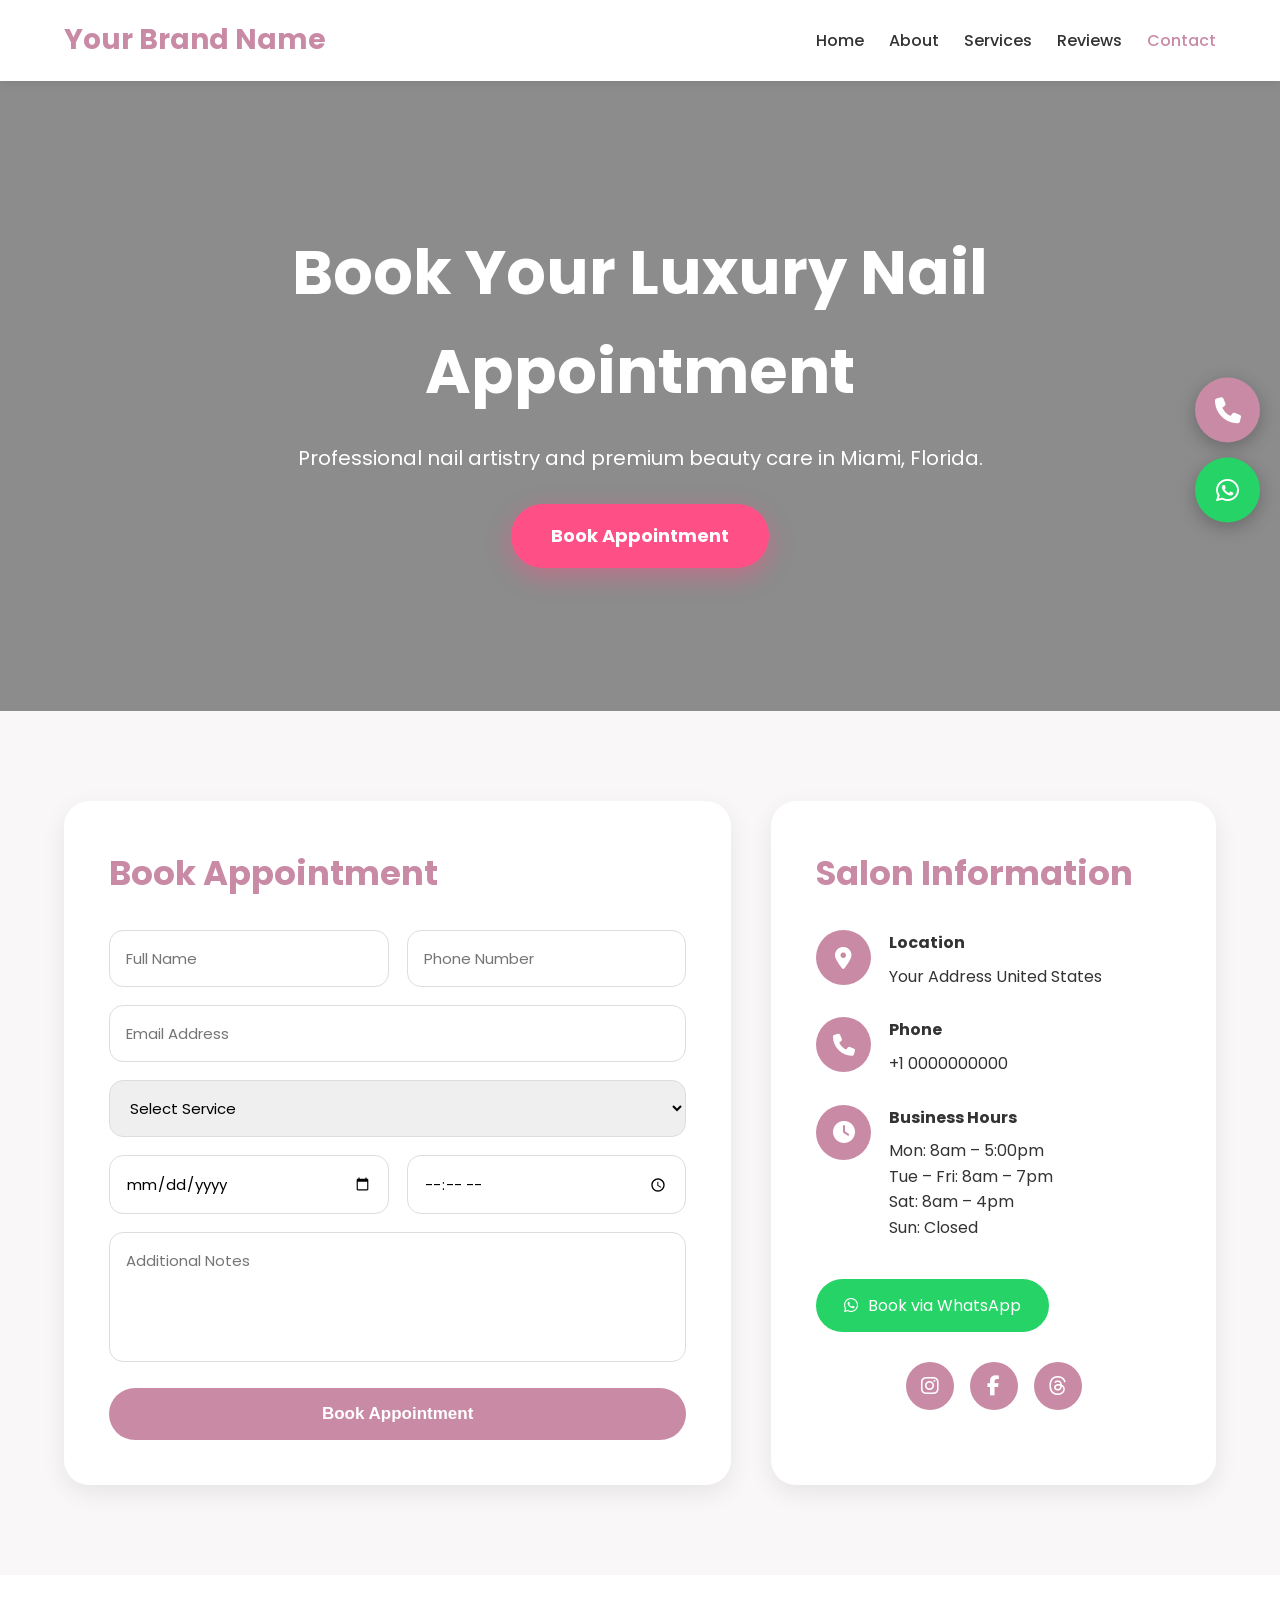
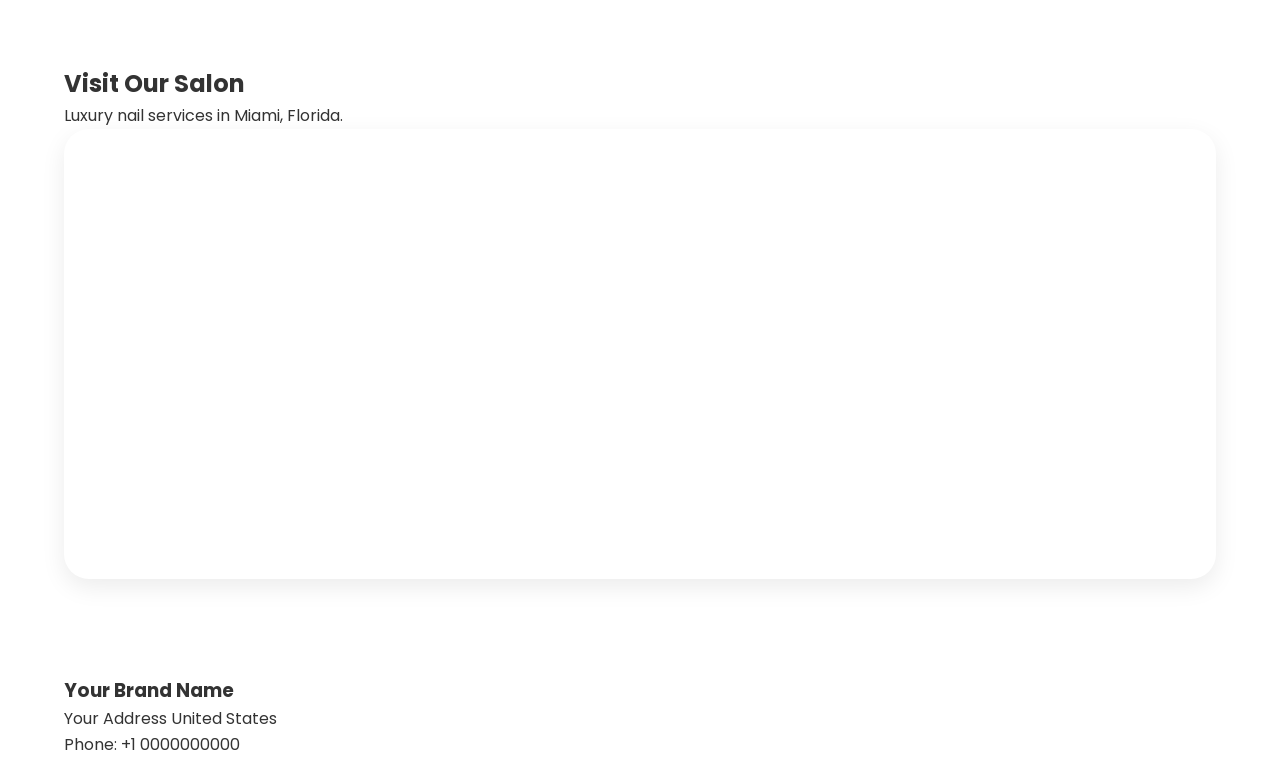
<file: contact.html>
<!DOCTYPE html>
<html lang="en">

<head>

<meta charset="UTF-8">
<meta name="viewport" content="width=device-width, initial-scale=1.0">

<title>Contact | Your Brand Name</title>

<link rel="stylesheet" href="style.css">

<link rel="stylesheet"
href="https://cdnjs.cloudflare.com/ajax/libs/font-awesome/6.5.2/css/all.min.css">

<link rel="preconnect"
href="https://fonts.googleapis.com">

<link rel="preconnect"
href="https://fonts.gstatic.com"
crossorigin>

</head>

<body>

<!-- HEADER -->

<header>

<div class="container navbar">

<div class="logo">
Your Brand Name
</div>

<nav>

<ul>

<li><a href="index.html">Home</a></li>

<li><a href="about.html">About</a></li>

<li><a href="services.html">Services</a></li>

<li><a href="reviews.html">Reviews</a></li>

<li><a class="active"
href="contact.html">
Contact
</a></li>

</ul>

</nav>

</div>

</header>



<!-- HERO SECTION -->

<section class="contact-hero">

<div class="contact-overlay">

<h1>
Book Your Luxury Nail Appointment
</h1>

<p>
Professional nail artistry and premium beauty care in Miami, Florida.
</p>

<a href="#booking-form"
class="highlight-btn">

Book Appointment

</a>

</div>

</section>



<!-- CONTACT SECTION -->

<section class="contact-section">

<div class="container contact-wrapper">



<!-- FORM -->

<div class="contact-form-box"
id="booking-form">

<h2>
Book Appointment
</h2>

<form action="#">

<div class="input-group">

<input type="text"
placeholder="Full Name"
required>

<input type="tel"
placeholder="Phone Number"
required>

</div>

<input type="email"
placeholder="Email Address"
required>

<select required>

<option value="">
Select Service
</option>

<option>
Gel Manicure
</option>

<option>
Acrylic Nails
</option>

<option>
Nail Art
</option>

<option>
Pedicure Spa
</option>

<option>
French Tips
</option>

<option>
Luxury Nail Care
</option>

</select>

<div class="input-group">

<input type="date" required>

<input type="time" required>

</div>

<textarea
placeholder="Additional Notes">
</textarea>

<button type="submit"
class="contact-submit">

Book Appointment

</button>

</form>

</div>



<!-- INFO -->

<div class="contact-info-box">

<h2>
Salon Information
</h2>

<div class="info-item">

<i class="fa-solid fa-location-dot"></i>

<div>

<h4>
Location
</h4>

<p>
Your Address
United States
</p>

</div>

</div>



<div class="info-item">

<i class="fa-solid fa-phone"></i>

<div>

<h4>
Phone
</h4>

<p>
+1 0000000000
</p>

</div>

</div>



<div class="info-item">

<i class="fa-solid fa-clock"></i>

<div>

<h4>
Business Hours
</h4>

<p>
Mon: 8am – 5:00pm<br>
Tue – Fri: 8am – 7pm<br>
Sat: 8am – 4pm<br>
Sun: Closed
</p>

</div>

</div>



<a class="whatsapp-book-btn"
target="_blank"
href="https://wa.me">

<i class="fa-brands fa-whatsapp"></i>
Book via WhatsApp

</a>



<!-- SOCIAL ICONS -->

<div class="social-icons">

<a target="_blank"
href="https://www.instagram.com">

<i class="fa-brands fa-instagram"></i>

</a>

<a target="_blank"
href="https://www.facebook.com">

<i class="fa-brands fa-facebook-f"></i>

</a>

<a target="_blank"
href="https://www.threads.com">

<i class="fa-brands fa-threads"></i>

</a>

</div>

</div>

</div>

</section>



<!-- GOOGLE MAP -->

<section class="map-section">

<div class="container">

<div class="section-title">

<h2>
Visit Our Salon
</h2>

<p>
Luxury nail services in Miami, Florida.
</p>

</div>

<iframe
src="https://www.google.com/maps?q=000&output=embed"
allowfullscreen=""
loading="lazy">

</iframe>

</div>

</section>



<!-- FOOTER -->

<footer>

<div class="container">

<h3>
Your Brand Name
</h3>

<p>
Your Address
United States
</p>

<p>
Phone: +1 0000000000
</p>

</div>

</footer>



<!-- DESKTOP STICKY BUTTONS -->

<div class="float-buttons">

<a class="call-btn"
href="tel:+10000000000">

<i class="fa-solid fa-phone"></i>

</a>

<a class="whatsapp-btn"
target="_blank"
href="https://wa.me">

<i class="fa-brands fa-whatsapp"></i>

</a>

</div>



<!-- MOBILE STICKY BAR -->

<div class="mobile-bottom-bar">

<a class="mobile-call"
href="tel:+10000000000">

<i class="fa-solid fa-phone"></i>
Call Now

</a>

<a class="mobile-whatsapp"
target="_blank"
href="https://wa.me">

<i class="fa-brands fa-whatsapp"></i>
WhatsApp

</a>

</div>

<script src="script.js"></script>

</body>
</html>
</file>
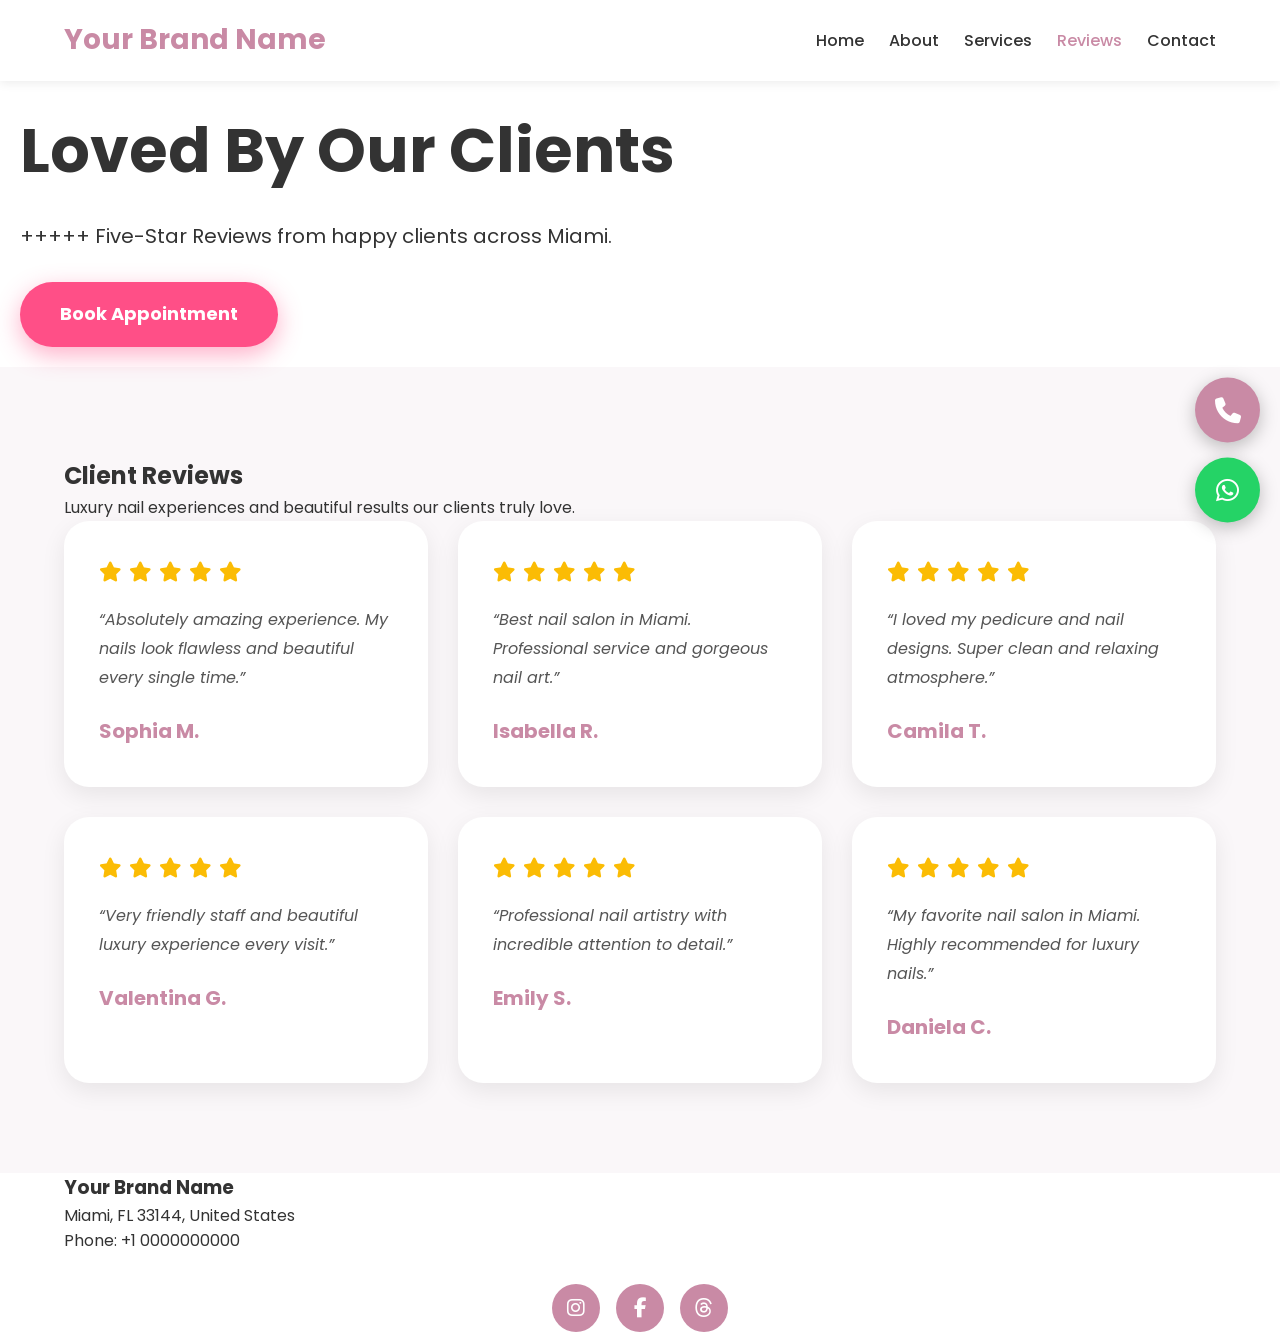
<file: reviews.html>
<!DOCTYPE html>
<html lang="en">

<head>

<meta charset="UTF-8">
<meta name="viewport" content="width=device-width, initial-scale=1.0">

<title>Reviews | Your Brand Name</title>

<link rel="stylesheet" href="style.css">

<link rel="stylesheet"
href="https://cdnjs.cloudflare.com/ajax/libs/font-awesome/6.5.2/css/all.min.css">

</head>

<body>

<header>

<div class="container navbar">

<div class="logo">
Your Brand Name
</div>

<nav>

<ul>

<li><a href="index.html">Home</a></li>

<li><a href="about.html">About</a></li>

<li><a href="services.html">Services</a></li>

<li><a class="active"
href="reviews.html">
Reviews
</a></li>

<li><a href="contact.html">Contact</a></li>

</ul>

</nav>

</div>

</header>



<!-- HERO -->

<section class="reviews-hero">

<div class="reviews-overlay">

<h1>
Loved By Our Clients
</h1>

<p>
+++++ Five-Star Reviews from happy clients across Miami.
</p>

<a href="contact.html"
class="highlight-btn">

Book Appointment

</a>

</div>

</section>



<!-- REVIEWS -->

<section class="reviews-section">

<div class="container">

<div class="section-title">

<h2>
Client Reviews
</h2>

<p>
Luxury nail experiences and beautiful results our clients truly love.
</p>

</div>



<div class="reviews-grid">



<div class="review-card">

<div class="review-stars">

<i class="fa-solid fa-star"></i>
<i class="fa-solid fa-star"></i>
<i class="fa-solid fa-star"></i>
<i class="fa-solid fa-star"></i>
<i class="fa-solid fa-star"></i>

</div>

<p>
“Absolutely amazing experience. My nails look flawless and beautiful every single time.”
</p>

<h4>
Sophia M.
</h4>

</div>



<div class="review-card">

<div class="review-stars">

<i class="fa-solid fa-star"></i>
<i class="fa-solid fa-star"></i>
<i class="fa-solid fa-star"></i>
<i class="fa-solid fa-star"></i>
<i class="fa-solid fa-star"></i>

</div>

<p>
“Best nail salon in Miami. Professional service and gorgeous nail art.”
</p>

<h4>
Isabella R.
</h4>

</div>



<div class="review-card">

<div class="review-stars">

<i class="fa-solid fa-star"></i>
<i class="fa-solid fa-star"></i>
<i class="fa-solid fa-star"></i>
<i class="fa-solid fa-star"></i>
<i class="fa-solid fa-star"></i>

</div>

<p>
“I loved my pedicure and nail designs. Super clean and relaxing atmosphere.”
</p>

<h4>
Camila T.
</h4>

</div>



<div class="review-card">

<div class="review-stars">

<i class="fa-solid fa-star"></i>
<i class="fa-solid fa-star"></i>
<i class="fa-solid fa-star"></i>
<i class="fa-solid fa-star"></i>
<i class="fa-solid fa-star"></i>

</div>

<p>
“Very friendly staff and beautiful luxury experience every visit.”
</p>

<h4>
Valentina G.
</h4>

</div>



<div class="review-card">

<div class="review-stars">

<i class="fa-solid fa-star"></i>
<i class="fa-solid fa-star"></i>
<i class="fa-solid fa-star"></i>
<i class="fa-solid fa-star"></i>
<i class="fa-solid fa-star"></i>

</div>

<p>
“Professional nail artistry with incredible attention to detail.”
</p>

<h4>
Emily S.
</h4>

</div>



<div class="review-card">

<div class="review-stars">

<i class="fa-solid fa-star"></i>
<i class="fa-solid fa-star"></i>
<i class="fa-solid fa-star"></i>
<i class="fa-solid fa-star"></i>
<i class="fa-solid fa-star"></i>

</div>

<p>
“My favorite nail salon in Miami. Highly recommended for luxury nails.”
</p>

<h4>
Daniela C.
</h4>

</div>

</div>

</div>

</section>

<!-- FOOTER -->

<footer>

<div class="container">

<h3>
Your Brand Name
</h3>

<p>
Miami, FL 33144,
United States
</p>

<p>
Phone: +1 0000000000
</p>



<!-- SOCIAL ICONS -->

<div class="social-icons">

<a target="_blank"
href="https://www.instagram.com">

<i class="fa-brands fa-instagram"></i>

</a>

<a target="_blank"
href="https://www.facebook.com">

<i class="fa-brands fa-facebook-f"></i>

</a>

<a target="_blank"
href="https://www.threads.com">

<i class="fa-brands fa-threads"></i>

</a>

</div>

</div>

</footer>



<!-- DESKTOP STICKY BUTTONS -->

<div class="float-buttons">

<a class="call-btn"
href="tel:+10000000000">

<i class="fa-solid fa-phone"></i>

</a>

<a class="whatsapp-btn"
target="_blank"
href="https://wa.me">

<i class="fa-brands fa-whatsapp"></i>

</a>

</div>



<!-- MOBILE STICKY BAR -->

<div class="mobile-bottom-bar">

<a class="mobile-call"
href="tel:+10000000000">

<i class="fa-solid fa-phone"></i>
Call Now

</a>

<a class="mobile-whatsapp"
target="_blank"
href="https://wa.me">

<i class="fa-brands fa-whatsapp"></i>
WhatsApp

</a>

</div>

<script src="script.js"></script>

</body>
</html>
</file>
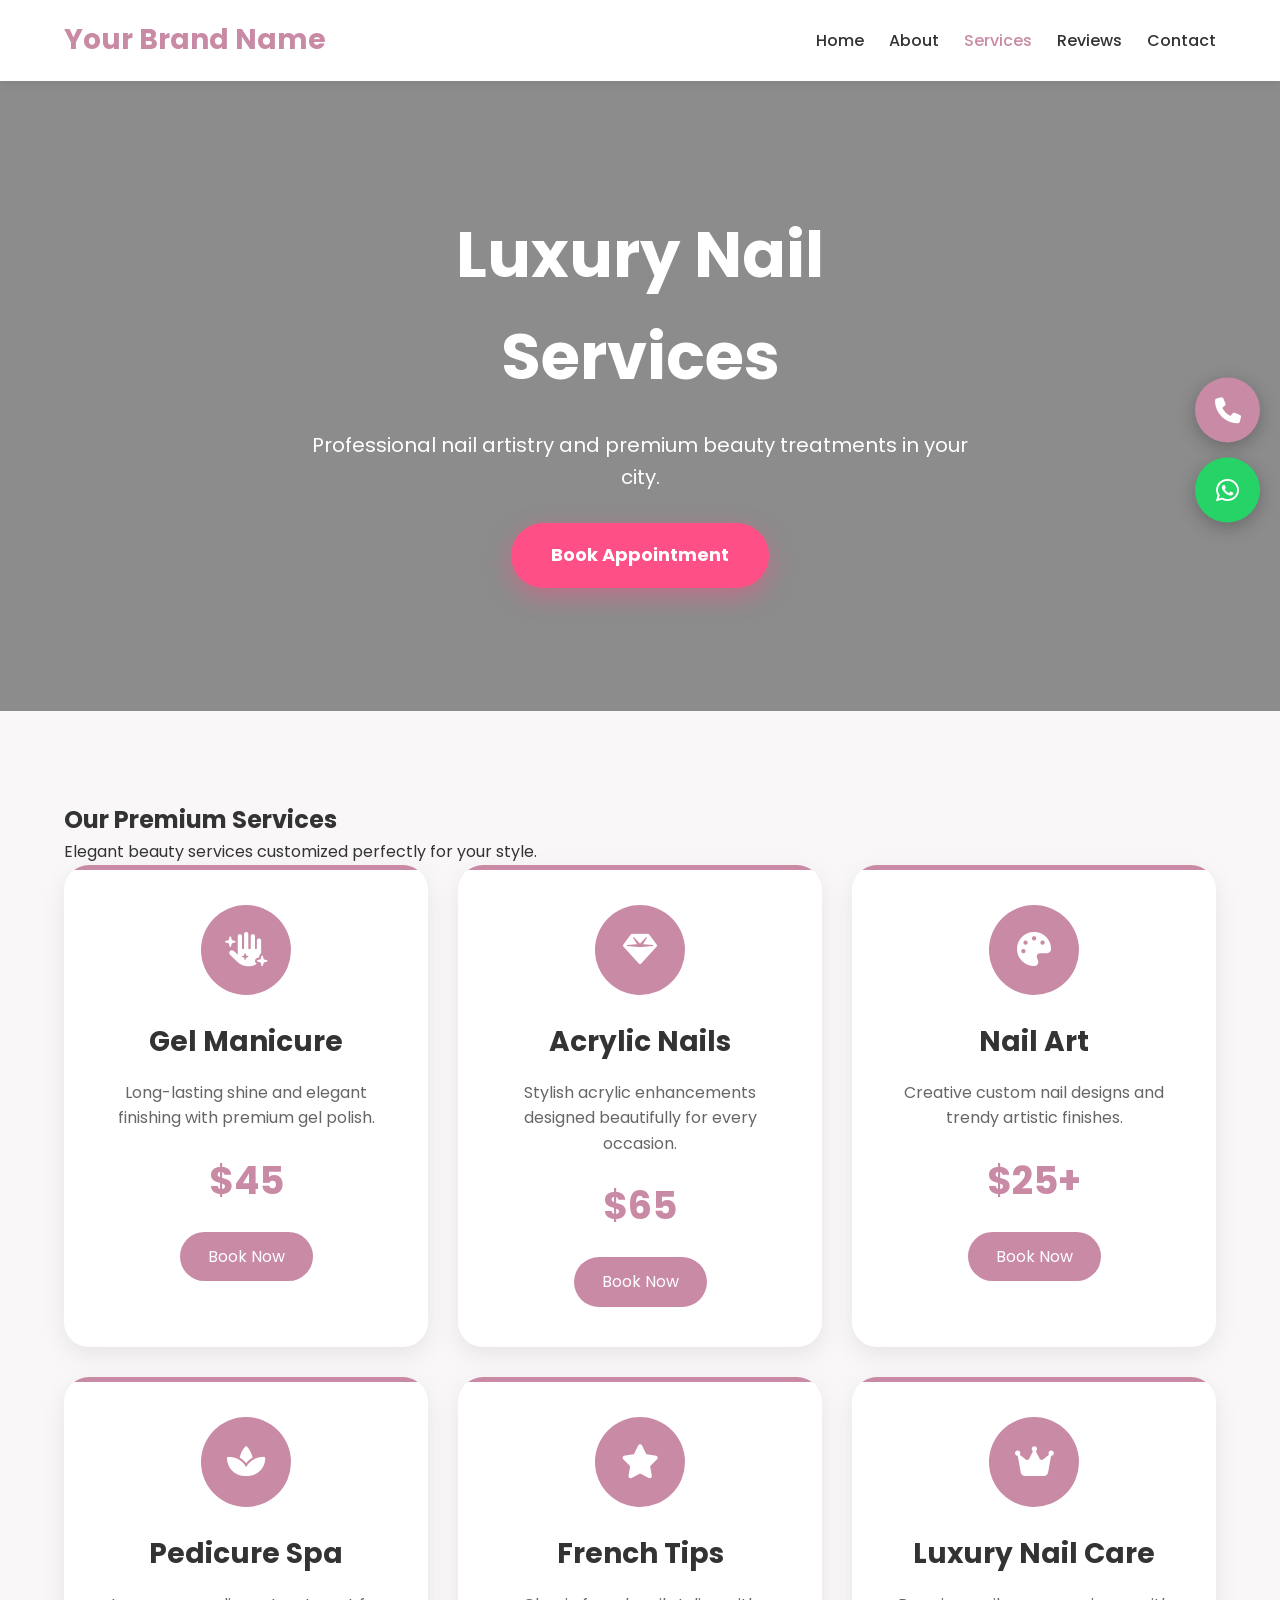
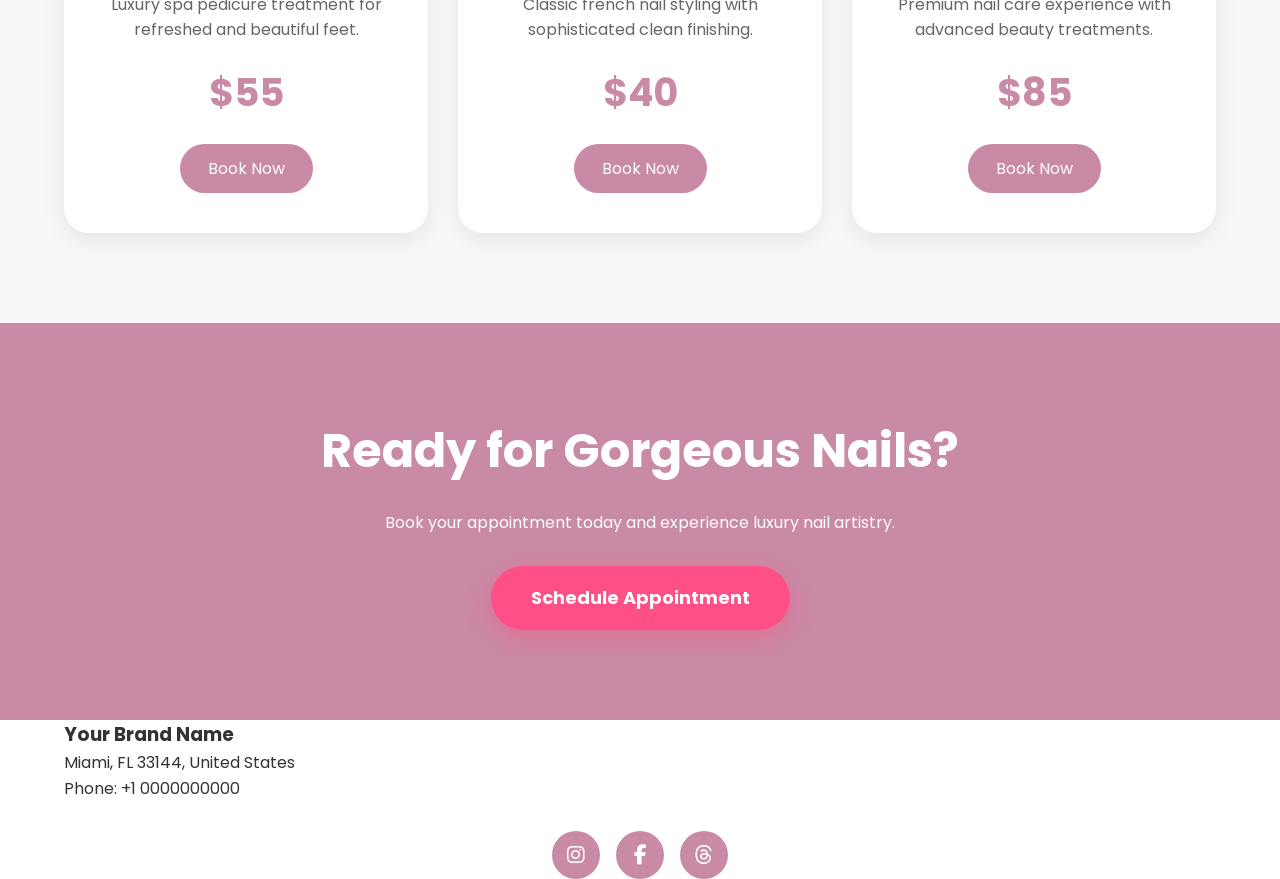
<file: services.html>
<!DOCTYPE html>
<html lang="en">

<head>

<meta charset="UTF-8">
<meta name="viewport" content="width=device-width, initial-scale=1.0">

<title>Services | Your Brand Name</title>

<link rel="stylesheet" href="style.css">

<link rel="stylesheet"
href="https://cdnjs.cloudflare.com/ajax/libs/font-awesome/6.5.2/css/all.min.css">

<link rel="preconnect"
href="https://fonts.googleapis.com">

<link rel="preconnect"
href="https://fonts.gstatic.com"
crossorigin>

</head>

<body>

<header>

<div class="container navbar">

<div class="logo">
Your Brand Name
</div>

<nav>

<ul>

<li><a href="index.html">Home</a></li>

<li><a href="about.html">About</a></li>

<li><a class="active"
href="services.html">
Services
</a></li>

<li><a href="reviews.html">Reviews</a></li>

<li><a href="contact.html">Contact</a></li>

</ul>

</nav>

</div>

</header>



<!-- HERO SECTION -->

<section class="services-hero">

<div class="services-overlay">

<h1>
Luxury Nail Services
</h1>

<p>
Professional nail artistry and premium beauty treatments in your city.
</p>

<a href="contact.html" class="highlight-btn"> 
  Book Appointment 
</a>

</div>

</section>



<!-- SERVICES -->

<section class="services-section">

<div class="container">

<div class="section-title">

<h2>
Our Premium Services
</h2>

<p>
Elegant beauty services customized perfectly for your style.
</p>

</div>



<div class="services-grid">


<!-- SERVICE CARD -->

<div class="service-card">

<div class="service-icon">
<i class="fa-solid fa-hand-sparkles"></i>
</div>

<h3>Gel Manicure</h3>

<p>
Long-lasting shine and elegant finishing with premium gel polish.
</p>

<div class="service-price">
$45
</div>

<a href="contact.html"
class="service-btn">
Book Now
</a>

</div>



<div class="service-card">

<div class="service-icon">
<i class="fa-solid fa-gem"></i>
</div>

<h3>Acrylic Nails</h3>

<p>
Stylish acrylic enhancements designed beautifully for every occasion.
</p>

<div class="service-price">
$65
</div>

<a href="contact.html"
class="service-btn">
Book Now
</a>

</div>



<div class="service-card">

<div class="service-icon">
<i class="fa-solid fa-palette"></i>
</div>

<h3>Nail Art</h3>

<p>
Creative custom nail designs and trendy artistic finishes.
</p>

<div class="service-price">
$25+
</div>

<a href="contact.html"
class="service-btn">
Book Now
</a>

</div>



<div class="service-card">

<div class="service-icon">
<i class="fa-solid fa-spa"></i>
</div>

<h3>Pedicure Spa</h3>

<p>
Luxury spa pedicure treatment for refreshed and beautiful feet.
</p>

<div class="service-price">
$55
</div>

<a href="contact.html"
class="service-btn">
Book Now
</a>

</div>



<div class="service-card">

<div class="service-icon">
<i class="fa-solid fa-star"></i>
</div>

<h3>French Tips</h3>

<p>
Classic french nail styling with sophisticated clean finishing.
</p>

<div class="service-price">
$40
</div>

<a href="contact.html"
class="service-btn">
Book Now
</a>

</div>



<div class="service-card">

<div class="service-icon">
<i class="fa-solid fa-crown"></i>
</div>

<h3>Luxury Nail Care</h3>

<p>
Premium nail care experience with advanced beauty treatments.
</p>

<div class="service-price">
$85
</div>

<a href="contact.html"
class="service-btn">
Book Now
</a>

</div>

</div>

</div>

</section>



<!-- CTA -->

<section class="services-cta">

<div class="container">

<h2>
Ready for Gorgeous Nails?
</h2>

<p>
Book your appointment today and experience luxury nail artistry.
</p>

<a href="contact.html"
class="highlight-btn">
Schedule Appointment
</a>

</div>

</section>



<!-- FOOTER -->

<footer>

<div class="container">

<h3>
Your Brand Name
</h3>

<p>
Miami, FL 33144,
United States
</p>

<p>
Phone: +1 0000000000
</p>



<!-- SOCIAL ICONS -->

<div class="social-icons">

<a target="_blank"
href="https://www.instagram.com">

<i class="fa-brands fa-instagram"></i>

</a>

<a target="_blank"
href="https://www.facebook.com">

<i class="fa-brands fa-facebook-f"></i>

</a>

<a target="_blank"
href="https://www.threads.com">

<i class="fa-brands fa-threads"></i>

</a>

</div>

</div>

</footer>



<!-- DESKTOP STICKY BUTTONS -->

<div class="float-buttons">

<a class="call-btn"
href="tel:+10000000000">

<i class="fa-solid fa-phone"></i>

</a>

<a class="whatsapp-btn"
target="_blank"
href="https://wa.me">

<i class="fa-brands fa-whatsapp"></i>

</a>

</div>



<!-- MOBILE STICKY BAR -->

<div class="mobile-bottom-bar">

<a class="mobile-call"
href="tel:+10000000000">

<i class="fa-solid fa-phone"></i>
Call Now

</a>

<a class="mobile-whatsapp"
target="_blank"
href="https://wa.me">

<i class="fa-brands fa-whatsapp"></i>
WhatsApp

</a>

</div>

<script src="script.js"></script>

</body>
</html>
</file>
<file: style.css>
@import url('https://fonts.googleapis.com/css2?family=Poppins:wght@300;400;500;600;700&display=swap');

*{
    margin:0;
    padding:0;
    box-sizing:border-box;
}

body{
    font-family:'Poppins',sans-serif;
    color:#333;
    background:#fff;
    line-height:1.6;
}

img{
    width:100%;
    display:block;
}

.container{
    width:90%;
    max-width:1200px;
    margin:auto;
}

header{
    background:#fff;
    position:sticky;
    top:0;
    z-index:1000;
    box-shadow:0 2px 10px rgba(0,0,0,0.08);
}

.navbar{
    display:flex;
    justify-content:space-between;
    align-items:center;
    padding:18px 0;
}

.logo{
    font-size:28px;
    font-weight:700;
    color:#c98aa5;
}

nav ul{
    display:flex;
    list-style:none;
    gap:25px;
}

nav a{
    text-decoration:none;
    color:#333;
    font-weight:500;
    transition:0.3s;
}

nav a:hover,
nav a.active{
    color:#c98aa5;
}

.hero{
    height:90vh;
    background:linear-gradient(rgba(0,0,0,0.45),rgba(0,0,0,0.45)), url('https://images.unsplash.com/photo-1604654894610-df63bc536371?q=80&w=1600&auto=format&fit=crop') center/cover no-repeat;
    display:flex;
}
# Sticky Mobile Bottom Bar Code

Add this CSS at the bottom of your `style.css` file:

```css
# Updated Sticky Call & WhatsApp Buttons

Replace your previous sticky button CSS with this updated version in `style.css`:

```css id="d7k3ms"
/* ====================================
STICKY CALL & WHATSAPP BUTTONS
==================================== */

/* DESKTOP FLOATING BUTTONS */

.float-buttons{
    position:fixed;
    right:20px;
    bottom:25px;
    display:flex;
    flex-direction:column;
    gap:15px;
    z-index:99999;
}

.float-buttons a{
    width:60px;
    height:60px;
    border-radius:50px;
    display:flex;
    align-items:center;
    justify-content:center;
    color:#fff;
    text-decoration:none;
    font-size:24px;
    box-shadow:0 4px 12px rgba(0,0,0,0.25);
    transition:0.3s;
}

.float-buttons a:hover{
    transform:translateY(-4px);
}

.call-btn{
    background:#c98aa5;
}

.whatsapp-btn{
    background:#25d366;
}


/* MOBILE & TABLET STICKY BAR */

.mobile-bottom-bar{
    position:fixed;
    bottom:0;
    left:0;
    width:100%;
    background:#fff;
    display:none;
    grid-template-columns:1fr 1fr;
    z-index:99999;
    box-shadow:0 -2px 12px rgba(0,0,0,0.15);
}

.mobile-bottom-bar a{
    padding:16px 10px;
    text-align:center;
    text-decoration:none;
    color:#fff;
    font-size:16px;
    font-weight:600;
    display:flex;
    align-items:center;
    justify-content:center;
    gap:10px;
}

.mobile-call{
    background:#c98aa5;
}

.mobile-whatsapp{
    background:#25d366;
}


/* TABLET & MOBILE VIEW */

@media(max-width:991px){

    /* show sticky bottom bar */

    .mobile-bottom-bar{
        display:grid;
    }

    /* hide desktop floating buttons */

    .float-buttons{
        display:none;
    }

    /* prevent content overlap */

    body{
        padding-bottom:75px;
    }
}

/* DESKTOP STICKY RIGHT SIDE BUTTONS */

.float-buttons{
    position:fixed;
    right:20px;
    left:auto;
    top:50%;
    transform:translateY(-50%);
    display:flex;
    flex-direction:column;
    gap:15px;
    z-index:99999;
}

.float-buttons a{
    width:65px;
    height:65px;
    border-radius:50%;
    display:flex;
    align-items:center;
    justify-content:center;
    text-decoration:none;
    color:#fff;
    font-size:26px;
    box-shadow:0 5px 18px rgba(0,0,0,0.25);
    transition:0.3s ease;
}

.call-btn{
    background:#c98aa5;
}

.whatsapp-btn{
    background:#25d366;
}


/* HIDE DESKTOP FLOATING BUTTONS ON MOBILE & TABLET */

@media(max-width:991px){

    .float-buttons{
        display:none !important;
    }

    .mobile-bottom-bar{
        display:grid;
    }

    body{
        padding-bottom:75px;
    }
}
/* ====================================
MOBILE & TABLET RESPONSIVE DESIGN
==================================== */

@media(max-width:991px){

    /* NAVBAR */

    .navbar{
        flex-direction:column;
        gap:15px;
        padding:15px 0;
        text-align:center;
    }

    nav ul{
        flex-wrap:wrap;
        justify-content:center;
        gap:15px;
    }

    nav ul li a{
        font-size:15px;
    }

    /* HERO SECTION */

    .hero{
        height:auto;
        padding:120px 20px 80px;
    }

    .hero-content h1{
        font-size:38px;
        line-height:1.2;
    }

    .hero-content p{
        font-size:16px;
        padding:0 10px;
    }

    /* PAGE BANNER */

    .page-banner{
        height:35vh;
        padding:40px 20px;
    }

    .page-banner h1{
        font-size:38px;
    }

    /* SECTIONS */

    section{
        padding:60px 0;
    }

    .section-title h2{
        font-size:32px;
    }

    /* GRID LAYOUTS */

    .about-grid,
    .contact-grid{
        grid-template-columns:1fr;
        gap:35px;
    }

    .cards,
    .services-list{
        grid-template-columns:1fr;
    }

    /* IMAGES */

    img{
        max-width:100%;
        height:auto;
    }

    /* CONTACT FORM */

    .contact-form{
        padding:25px;
    }

    .contact-form h3{
        font-size:26px;
    }

    .contact-form input,
    .contact-form select,
    .contact-form textarea{
        font-size:15px;
    }

    /* MAP */

    iframe{
        height:300px;
    }

    /* FOOTER */

    footer{
        text-align:center;
        padding:35px 20px;
    }

    .social-links{
        display:flex;
        flex-wrap:wrap;
        justify-content:center;
        gap:12px;
    }

    /* HIDE DESKTOP FLOATING BUTTONS */

    .float-buttons{
        display:none !important;
    }

    /* MOBILE STICKY BAR */

    .mobile-bottom-bar{
        display:grid;
    }

    body{
        padding-bottom:75px;
    }
}


/* ====================================
SMALL MOBILE DEVICES
==================================== */

@media(max-width:576px){

    .hero-content h1{
        font-size:30px;
    }

    .hero-content p{
        font-size:15px;
    }

    .section-title h2{
        font-size:28px;
    }

    .btn{
        padding:12px 24px;
        font-size:14px;
    }

    .logo{
        font-size:24px;
    }

    nav ul{
        gap:10px;
    }

    nav ul li a{
        font-size:14px;
    }

    .mobile-bottom-bar a{
        font-size:15px;
        padding:15px 8px;
    }
}

/* ====================================
MODERN SERVICES PAGE
==================================== */

.services-hero{
    height:70vh;
    background:
    linear-gradient(rgba(0,0,0,0.45),rgba(0,0,0,0.45)),
    url('https://images.unsplash.com/photo-1604654894610-df63bc536371?q=80&w=1600&auto=format&fit=crop')
    center/cover no-repeat;

    display:flex;
    align-items:center;
    justify-content:center;
    text-align:center;
    color:#fff;
}

.services-overlay{
    max-width:700px;
    padding:20px;
    animation:fadeUp 1s ease;
}

.services-overlay h1{
    font-size:64px;
    margin-bottom:20px;
}

.services-overlay p{
    font-size:20px;
    margin-bottom:30px;
}

.services-section{
    background:#faf7f9;
    padding:90px 0;
}

.services-grid{
    display:grid;
    grid-template-columns:repeat(auto-fit,minmax(280px,1fr));
    gap:30px;
}

.service-card{
    background:#fff;
    padding:40px 30px;
    border-radius:25px;
    text-align:center;
    box-shadow:0 8px 25px rgba(0,0,0,0.08);
    transition:0.4s ease;
    position:relative;
    overflow:hidden;
}

.service-card:hover{
    transform:translateY(-12px);
}

.service-card::before{
    content:'';
    position:absolute;
    top:0;
    left:0;
    width:100%;
    height:5px;
    background:#c98aa5;
}

.service-icon{
    width:90px;
    height:90px;
    margin:auto;
    border-radius:50%;
    background:#c98aa5;
    color:#fff;
    display:flex;
    align-items:center;
    justify-content:center;
    font-size:34px;
    margin-bottom:25px;
}

.service-card h3{
    font-size:28px;
    margin-bottom:15px;
}

.service-card p{
    color:#666;
    margin-bottom:20px;
}

.service-price{
    font-size:38px;
    color:#c98aa5;
    font-weight:700;
    margin-bottom:20px;
}

.service-btn{
    display:inline-block;
    padding:12px 28px;
    border-radius:50px;
    background:#c98aa5;
    color:#fff;
    text-decoration:none;
    transition:0.3s;
}

.service-btn:hover{
    background:#b67190;
}

.services-cta{
    background:#c98aa5;
    color:#fff;
    text-align:center;
    padding:90px 20px;
}

.services-cta h2{
    font-size:48px;
    margin-bottom:20px;
}

.services-cta p{
    max-width:700px;
    margin:auto;
    margin-bottom:30px;
}

@keyframes fadeUp{
    from{
        opacity:0;
        transform:translateY(40px);
    }

    to{
        opacity:1;
        transform:translateY(0);
    }
}


/* MOBILE */

@media(max-width:768px){

    .services-overlay h1{
        font-size:40px;
    }

    .services-overlay p{
        font-size:16px;
    }

    .services-cta h2{
        font-size:34px;
    }

    .service-card{
        padding:30px 20px;
    }
}

/* ====================================
HIGHLIGHTED BOOK APPOINTMENT BUTTON
==================================== */

.highlight-btn{
    display:inline-block;
    padding:18px 40px;
    background:#ff4f87;
    color:#fff;
    text-decoration:none;
    font-size:18px;
    font-weight:700;
    border-radius:60px;
    box-shadow:0 8px 25px rgba(255,79,135,0.45);
    animation:pulseGlow 1.8s infinite;
    transition:0.3s ease;
}

.highlight-btn:hover{
    transform:translateY(-4px) scale(1.04);
    background:#e63f74;
}

@keyframes pulseGlow{

    0%{
        transform:scale(1);
        box-shadow:0 0 0 0 rgba(255,79,135,0.55);
    }

    70%{
        transform:scale(1.05);
        box-shadow:0 0 0 18px rgba(255,79,135,0);
    }

    100%{
        transform:scale(1);
        box-shadow:0 0 0 0 rgba(255,79,135,0);
    }
}
/* ====================================
DESKTOP RIGHT STICKY BUTTONS
==================================== */

.float-buttons{
    position:fixed;
    right:20px;
    left:auto;
    top:50%;
    transform:translateY(-50%);
    display:flex;
    flex-direction:column;
    gap:15px;
    z-index:99999;
}

.float-buttons a{
    width:65px;
    height:65px;
    border-radius:50%;
    display:flex;
    align-items:center;
    justify-content:center;
    text-decoration:none;
    color:#fff;
    font-size:26px;
    box-shadow:0 5px 18px rgba(0,0,0,0.25);
}

.call-btn{
    background:#c98aa5;
}

.whatsapp-btn{
    background:#25d366;
}



/* ====================================
MOBILE STICKY BOTTOM BAR
==================================== */

.mobile-bottom-bar{
    position:fixed;
    bottom:0;
    left:0;
    width:100%;
    background:#fff;
    display:none;
    grid-template-columns:1fr 1fr;
    z-index:99999;
    box-shadow:0 -2px 12px rgba(0,0,0,0.15);
}

.mobile-bottom-bar a{
    padding:16px 10px;
    text-align:center;
    text-decoration:none;
    color:#fff;
    font-size:16px;
    font-weight:600;
    display:flex;
    align-items:center;
    justify-content:center;
    gap:10px;
}

.mobile-call{
    background:#c98aa5;
}

.mobile-whatsapp{
    background:#25d366;
}



/* ====================================
MOBILE & TABLET
==================================== */

@media(max-width:991px){

    /* HIDE DESKTOP BUTTONS */

    .float-buttons{
        display:none !important;
    }

    /* SHOW MOBILE BAR */

    .mobile-bottom-bar{
        display:grid;
    }

    body{
        padding-bottom:75px;
    }
}

/* ====================================
MODERN CONTACT PAGE
==================================== */

.contact-hero{
    height:70vh;
    background:
    linear-gradient(rgba(0,0,0,0.45),rgba(0,0,0,0.45)),
    url('https://images.unsplash.com/photo-1522337660859-02fbefca4702?q=80&w=1600&auto=format&fit=crop')
    center/cover no-repeat;

    display:flex;
    align-items:center;
    justify-content:center;
    text-align:center;
    color:#fff;
}

.contact-overlay{
    max-width:750px;
    padding:20px;
    animation:fadeUp 1s ease;
}

.contact-overlay h1{
    font-size:62px;
    margin-bottom:20px;
}

.contact-overlay p{
    font-size:20px;
    margin-bottom:30px;
}

.contact-section{
    padding:90px 0;
    background:#faf7f9;
}

.contact-wrapper{
    display:grid;
    grid-template-columns:1.2fr 0.8fr;
    gap:40px;
}

.contact-form-box,
.contact-info-box{
    background:#fff;
    padding:45px;
    border-radius:25px;
    box-shadow:0 8px 25px rgba(0,0,0,0.08);
}

.contact-form-box h2,
.contact-info-box h2{
    margin-bottom:30px;
    color:#c98aa5;
    font-size:34px;
}

.input-group{
    display:grid;
    grid-template-columns:1fr 1fr;
    gap:18px;
}

.contact-form-box input,
.contact-form-box select,
.contact-form-box textarea{
    width:100%;
    padding:16px;
    margin-bottom:18px;
    border:1px solid #ddd;
    border-radius:14px;
    font-size:15px;
    font-family:inherit;
}

.contact-form-box textarea{
    height:130px;
    resize:none;
}

.contact-submit{
    width:100%;
    border:none;
    padding:16px;
    border-radius:50px;
    background:#c98aa5;
    color:#fff;
    font-size:17px;
    font-weight:600;
    cursor:pointer;
    transition:0.3s;
}

.contact-submit:hover{
    background:#b67190;
}

.info-item{
    display:flex;
    gap:18px;
    margin-bottom:28px;
}

.info-item i{
    width:55px;
    height:55px;
    border-radius:50%;
    background:#c98aa5;
    color:#fff;
    display:flex;
    align-items:center;
    justify-content:center;
    font-size:22px;
}

.info-item h4{
    margin-bottom:8px;
}

.whatsapp-book-btn{
    display:inline-flex;
    align-items:center;
    gap:10px;
    padding:14px 28px;
    border-radius:50px;
    background:#25d366;
    color:#fff;
    text-decoration:none;
    margin-top:10px;
    transition:0.3s;
}

.whatsapp-book-btn:hover{
    transform:translateY(-3px);
}

.map-section{
    padding:90px 0;
}

.map-section iframe{
    width:100%;
    height:450px;
    border:0;
    border-radius:25px;
    box-shadow:0 8px 25px rgba(0,0,0,0.08);
}

.social-icons{
    margin-top:30px;
    display:flex;
    gap:16px;
}

.social-icons a{
    width:48px;
    height:48px;
    border-radius:50%;
    background:#c98aa5;
    color:#fff;
    display:flex;
    align-items:center;
    justify-content:center;
    text-decoration:none;
    font-size:20px;
    transition:0.3s ease;
}

.social-icons a:hover{
    transform:translateY(-4px);
    background:#b67190;
}


/* MOBILE */

@media(max-width:991px){

    .contact-wrapper{
        grid-template-columns:1fr;
    }

    .contact-overlay h1{
        font-size:42px;
    }

    .input-group{
        grid-template-columns:1fr;
    }

    .contact-form-box,
    .contact-info-box{
        padding:30px 25px;
    }
}


@media(max-width:576px){

    .contact-overlay h1{
        font-size:34px;
    }

    .contact-overlay p{
        font-size:16px;
    }

    .contact-form-box h2,
    .contact-info-box h2{
        font-size:28px;
    }
}
# Add This CSS at the END of style.css

/* ====================================
MODERN ABOUT PAGE
==================================== */

.about-hero{
    height:70vh;
    background:
    linear-gradient(rgba(0,0,0,0.45),rgba(0,0,0,0.45)),
    url('https://images.unsplash.com/photo-1487412947147-5cebf100ffc2?q=80&w=1600&auto=format&fit=crop')
    center/cover no-repeat;

    display:flex;
    align-items:center;
    justify-content:center;
    text-align:center;
    color:#fff;
}

.about-overlay{
    max-width:750px;
    padding:20px;
    animation:fadeUp 1s ease;
}

.about-overlay h1{
    font-size:62px;
    margin-bottom:20px;
}

.about-overlay p{
    font-size:20px;
    margin-bottom:30px;
}

.about-section{
    padding:90px 0;
    background:#faf7f9;
}

.about-wrapper{
    display:grid;
    grid-template-columns:1fr 1fr;
    gap:50px;
    align-items:center;
}

.about-image img{
    width:100%;
    border-radius:25px;
    box-shadow:0 8px 25px rgba(0,0,0,0.08);
    transition:0.4s ease;
}

.about-image img:hover{
    transform:scale(1.03);
}

.about-content h2{
    font-size:42px;
    color:#c98aa5;
    margin-bottom:25px;
}

.about-content p{
    color:#555;
    line-height:1.8;
    margin-bottom:20px;
}

.why-section{
    padding:90px 0;
}

.why-grid{
    display:grid;
    grid-template-columns:repeat(auto-fit,minmax(280px,1fr));
    gap:30px;
}

.why-card{
    background:#fff;
    padding:40px 30px;
    border-radius:25px;
    text-align:center;
    box-shadow:0 8px 25px rgba(0,0,0,0.08);
    transition:0.4s ease;
}

.why-card:hover{
    transform:translateY(-10px);
}

.why-icon{
    width:90px;
    height:90px;
    margin:auto;
    margin-bottom:25px;
    border-radius:50%;
    background:#c98aa5;
    color:#fff;
    display:flex;
    align-items:center;
    justify-content:center;
    font-size:34px;
}

.why-card h3{
    font-size:28px;
    margin-bottom:15px;
}

.why-card p{
    color:#666;
    line-height:1.7;
}

.social-icons{
    margin-top:30px;
    display:flex;
    justify-content:center;
    gap:16px;
}

.social-icons a{
    width:48px;
    height:48px;
    border-radius:50%;
    background:#c98aa5;
    color:#fff;
    display:flex;
    align-items:center;
    justify-content:center;
    text-decoration:none;
    font-size:20px;
    transition:0.3s ease;
}

.social-icons a:hover{
    transform:translateY(-4px);
    background:#b67190;
}


/* ====================================
MOBILE FRIENDLY
==================================== */

@media(max-width:991px){

    .about-wrapper{
        grid-template-columns:1fr;
    }

    .about-overlay h1{
        font-size:42px;
    }

    .about-content{
        text-align:center;
    }

    .about-content h2{
        font-size:34px;
    }

    .about-section{
        padding:70px 0;
    }

    .why-section{
        padding:70px 0;
    }
}


@media(max-width:576px){

    .about-overlay h1{
        font-size:34px;
    }

    .about-overlay p{
        font-size:16px;
    }

    .about-content h2{
        font-size:30px;
    }

    .why-card{
        padding:30px 20px;
    }
}
# Add This CSS at the END of style.css


/* ====================================
MODERN REVIEWS PAGE
==================================== */

.reviews-hero{
    height:70vh;
    background:
    linear-gradient(rgba(0,0,0,0.45),rgba(0,0,0,0.45)),
    url('https://images.unsplash.com/photo-1604654894610-df63bc536371?q=80&w=1600&auto=format&fit=crop')
    center/cover no-repeat;

    display:flex;
    align-items:center;
    justify-content:center;
    text-align:center;
    color:#fff;
}

.reviews-overlay{
    max-width:750px;
    padding:20px;
    animation:fadeUp 1s ease;
}

.reviews-overlay h1{
    font-size:62px;
    margin-bottom:20px;
}

.reviews-overlay p{
    font-size:20px;
    margin-bottom:30px;
}

.reviews-section{
    padding:90px 0;
    background:#faf7f9;
}

.reviews-grid{
    display:grid;
    grid-template-columns:repeat(auto-fit,minmax(320px,1fr));
    gap:30px;
}

.review-card{
    background:#fff;
    padding:40px 35px;
    border-radius:25px;
    box-shadow:0 8px 25px rgba(0,0,0,0.08);
    transition:0.4s ease;
}

.review-card:hover{
    transform:translateY(-10px);
}

.review-stars{
    margin-bottom:20px;
}

.review-stars i{
    color:#fbbc04;
    font-size:20px;
    margin-right:3px;
}

.review-card p{
    color:#555;
    line-height:1.8;
    margin-bottom:25px;
    font-style:italic;
}

.review-card h4{
    color:#c98aa5;
    font-size:20px;
}

.review-cta{
    background:#c98aa5;
    color:#fff;
    text-align:center;
    padding:90px 20px;
}

.review-cta h2{
    font-size:48px;
    margin-bottom:20px;
}

.review-cta p{
    margin-bottom:30px;
    font-size:18px;
}


/* ====================================
MOBILE FRIENDLY
==================================== */

@media(max-width:991px){

    .reviews-overlay h1{
        font-size:42px;
    }

    .reviews-section{
        padding:70px 0;
    }
}

@media(max-width:576px){

    .reviews-overlay h1{
        font-size:34px;
    }

    .reviews-overlay p{
        font-size:16px;
    }

    .review-card{
        padding:30px 25px;
    }

    .review-cta h2{
        font-size:34px;
    }
}
```css id="reviewcardsstyle"
/* ====================================
REVIEW CARDS
==================================== */

.reviews-grid{
    display:grid;
    grid-template-columns:repeat(auto-fit,minmax(320px,1fr));
    gap:30px;
}

.review-card{
    background:#fff;
    padding:40px 35px;
    border-radius:25px;
    box-shadow:0 8px 25px rgba(0,0,0,0.08);
    transition:0.4s ease;
    text-align:left;
}

.review-card:hover{
    transform:translateY(-10px);
}

.review-stars{
    margin-bottom:20px;
}

/* GOOGLE STYLE YELLOW STARS */

.review-stars i{
    color:#fbbc04;
    font-size:20px;
    margin-right:3px;
}

.review-card p{
    color:#555;
    line-height:1.8;
    margin-bottom:22px;
    font-style:italic;
}

.review-card h4{
    color:#c98aa5;
    font-size:20px;
}



/* ====================================
KEEP STICKY BUTTONS
==================================== */

/* DESKTOP */

.float-buttons{
    position:fixed;
    right:20px;
    top:50%;
    transform:translateY(-50%);
    display:flex;
    flex-direction:column;
    gap:15px;
    z-index:99999;
}

/* MOBILE */

@media(max-width:991px){

    .float-buttons{
        display:none !important;
    }

    .mobile-bottom-bar{
        display:grid;
    }

    body{
        padding-bottom:75px;
    }
}
------------------------
```css id="fixedreviewscsscode"
/* ====================================
REVIEWS PAGE
==================================== */

.reviews-hero{
    height:70vh;
    background:
    linear-gradient(rgba(0,0,0,0.45),rgba(0,0,0,0.45)),
    url('https://images.unsplash.com/photo-1604654894610-df63bc536371?q=80&w=1600&auto=format&fit=crop')
    center/cover no-repeat;

    display:flex;
    align-items:center;
    justify-content:center;
    text-align:center;
    color:#fff;
}

.reviews-overlay{
    max-width:750px;
    padding:20px;
    animation:fadeUp 1s ease;
}

.reviews-overlay h1{
    font-size:62px;
    margin-bottom:20px;
}

.reviews-overlay p{
    font-size:20px;
    margin-bottom:30px;
}

.reviews-section{
    padding:90px 0;
    background:#faf7f9;
}

.reviews-grid{
    display:grid;
    grid-template-columns:repeat(auto-fit,minmax(320px,1fr));
    gap:30px;
}

.review-card{
    background:#fff;
    padding:40px 35px;
    border-radius:25px;
    box-shadow:0 8px 25px rgba(0,0,0,0.08);
    transition:0.4s ease;
}

.review-card:hover{
    transform:translateY(-10px);
}

.review-stars{
    margin-bottom:20px;
}

.review-stars i{
    color:#fbbc04;
    font-size:20px;
    margin-right:3px;
}

.review-card p{
    color:#555;
    line-height:1.8;
    margin-bottom:22px;
    font-style:italic;
}

.review-card h4{
    color:#c98aa5;
    font-size:20px;
}



/* MOBILE */

@media(max-width:991px){

    .reviews-overlay h1{
        font-size:42px;
    }
}

@media(max-width:576px){

    .reviews-overlay h1{
        font-size:34px;
    }

    .reviews-overlay p{
        font-size:16px;
    }

    .review-card{
        padding:30px 25px;
    }
}
# Add This CSS at the END of style.css


/* ====================================
MODERN HOME PAGE
==================================== */

.hero{
    height:100vh;
    background:
    linear-gradient(rgba(0,0,0,0.45),rgba(0,0,0,0.45)),
    url('https://images.unsplash.com/photo-1604654894610-df63bc536371?q=80&w=1600&auto=format&fit=crop')
    center/cover no-repeat;

    display:flex;
    align-items:center;
    justify-content:center;
    text-align:center;
    color:#fff;
}

.hero-overlay{
    max-width:800px;
    padding:20px;
    animation:fadeUp 1s ease;
}

.hero-overlay h1{
    font-size:72px;
    margin-bottom:25px;
}

.hero-overlay p{
    font-size:22px;
    line-height:1.7;
    margin-bottom:35px;
}

.hero-buttons{
    display:flex;
    justify-content:center;
    gap:20px;
    flex-wrap:wrap;
}

.features-section{
    padding:90px 0;
    background:#faf7f9;
}

.features-grid{
    display:grid;
    grid-template-columns:repeat(auto-fit,minmax(280px,1fr));
    gap:30px;
}

.feature-card{
    background:#fff;
    padding:40px 30px;
    border-radius:25px;
    text-align:center;
    box-shadow:0 8px 25px rgba(0,0,0,0.08);
    transition:0.4s ease;
}

.feature-card:hover{
    transform:translateY(-10px);
}

.feature-icon{
    width:90px;
    height:90px;
    margin:auto;
    margin-bottom:25px;
    border-radius:50%;
    background:#c98aa5;
    color:#fff;
    display:flex;
    align-items:center;
    justify-content:center;
    font-size:34px;
}

.home-about{
    padding:90px 0;
}

.home-about-wrapper{
    display:grid;
    grid-template-columns:1fr 1fr;
    gap:50px;
    align-items:center;
}

.home-about-image img{
    width:100%;
    border-radius:25px;
    box-shadow:0 8px 25px rgba(0,0,0,0.08);
}

.home-about-content h2{
    font-size:48px;
    color:#c98aa5;
    margin-bottom:25px;
}

.home-about-content p{
    line-height:1.8;
    color:#555;
    margin-bottom:20px;
}

.services-preview{
    padding:90px 0;
    background:#faf7f9;
}

.services-preview-grid{
    display:grid;
    grid-template-columns:repeat(auto-fit,minmax(320px,1fr));
    gap:30px;
}

.service-preview-card{
    background:#fff;
    border-radius:25px;
    overflow:hidden;
    box-shadow:0 8px 25px rgba(0,0,0,0.08);
    transition:0.4s ease;
}

.service-preview-card:hover{
    transform:translateY(-10px);
}

.service-preview-card img{
    width:100%;
    height:260px;
    object-fit:cover;
}

.service-preview-content{
    padding:30px;
}

.service-preview-content h3{
    margin-bottom:15px;
    font-size:28px;
}

.service-preview-content p{
    color:#666;
    margin-bottom:15px;
}

.service-preview-content span{
    color:#c98aa5;
    font-weight:700;
    font-size:18px;
}

.home-cta{
    background:#c98aa5;
    color:#fff;
    text-align:center;
    padding:100px 20px;
}

.home-cta h2{
    font-size:52px;
    margin-bottom:20px;
}

.home-cta p{
    margin-bottom:35px;
    font-size:20px;
}



/* MOBILE */

@media(max-width:991px){

    .hero-overlay h1{
        font-size:48px;
    }

    .hero-overlay p{
        font-size:18px;
    }

    .home-about-wrapper{
        grid-template-columns:1fr;
    }

    .home-about-content{
        text-align:center;
    }

    .home-about-content h2{
        font-size:38px;
    }
}

@media(max-width:576px){

    .hero{
        height:90vh;
    }

    .hero-overlay h1{
        font-size:36px;
    }

    .hero-overlay p{
        font-size:16px;
    }

    .home-cta h2{
        font-size:34px;
    }

    .service-preview-content{
        padding:25px;
    }
}
# Add This CSS at the END of style.css

```css id="finalindexcsscode"
/* ====================================
MODERN HOME PAGE
==================================== */

.hero{
    height:100vh;
    background:
    linear-gradient(rgba(255,255,255,0.55),rgba(255,255,255,0.55)),
    url('https://images.unsplash.com/photo-1604654894610-df63bc536371?q=80&w=1600&auto=format&fit=crop')
    center/cover no-repeat;

    display:flex;
    align-items:center;
    justify-content:center;
    text-align:center;
}

.hero-overlay{
    max-width:850px;
    padding:20px;
    animation:fadeUp 1s ease;
}

.hero-overlay h1{
    font-size:72px;
    margin-bottom:25px;
    color:#b67190;
    font-weight:800;
    text-shadow: none;
}

.hero-overlay p{
    font-size:22px;
    line-height:1.8;
    margin-bottom:35px;
    color:#444;
    background:rgba(255,255,255,0.75);
    padding:18px 22px;
    border-radius:18px;
    display:inline-block;
}

.features-section{
    padding:90px 0;
    background:#faf7f9;
}

.features-grid{
    display:grid;
    grid-template-columns:repeat(auto-fit,minmax(280px,1fr));
    gap:30px;
}

.feature-card{
    background:#fff;
    padding:40px 30px;
    border-radius:25px;
    text-align:center;
    box-shadow:0 8px 25px rgba(0,0,0,0.08);
    transition:0.4s ease;
}

.feature-card:hover{
    transform:translateY(-10px);
}

.feature-icon{
    width:90px;
    height:90px;
    margin:auto;
    margin-bottom:25px;
    border-radius:50%;
    background:#c98aa5;
    color:#fff;
    display:flex;
    align-items:center;
    justify-content:center;
    font-size:34px;
}

.home-about{
    padding:90px 0;
}

.home-about-wrapper{
    display:grid;
    grid-template-columns:1fr 1fr;
    gap:50px;
    align-items:center;
}

.home-about-image img{
    width:100%;
    border-radius:25px;
    box-shadow:0 8px 25px rgba(0,0,0,0.08);
}

.home-about-content h2{
    font-size:48px;
    color:#c98aa5;
    margin-bottom:25px;
}

.home-about-content p{
    line-height:1.8;
    color:#555;
    margin-bottom:20px;
}

.services-preview{
    padding:90px 0;
    background:#faf7f9;
}

.services-preview-grid{
    display:grid;
    grid-template-columns:repeat(auto-fit,minmax(320px,1fr));
    gap:30px;
}

.service-preview-card{
    background:#fff;
    border-radius:25px;
    overflow:hidden;
    box-shadow:0 8px 25px rgba(0,0,0,0.08);
    transition:0.4s ease;
}

.service-preview-card:hover{
    transform:translateY(-10px);
}

.service-preview-card img{
    width:100%;
    height:260px;
    object-fit:cover;
}

.service-preview-content{
    padding:30px;
}

.service-preview-content h3{
    margin-bottom:15px;
    font-size:28px;
    color:#c98aa5;
}

.service-preview-content p{
    color:#666;
    line-height:1.7;
}

.bottom-services-btn{
    text-align:center;
    margin-top:50px;
}

.home-cta{
    background:#c98aa5;
    color:#fff;
    text-align:center;
    padding:100px 20px;
}

.home-cta h2{
    font-size:52px;
    margin-bottom:20px;
}

.home-cta p{
    margin-bottom:35px;
    font-size:20px;
}



/* ====================================
STICKY BUTTONS
==================================== */

.float-buttons{
    position:fixed;
    right:20px;
    top:50%;
    transform:translateY(-50%);
    display:flex;
    flex-direction:column;
    gap:15px;
    z-index:99999;
}

.float-buttons a{
    width:65px;
    height:65px;
    border-radius:50%;
    display:flex;
    align-items:center;
    justify-content:center;
    text-decoration:none;
    color:#fff;
    font-size:26px;
    box-shadow:0 5px 18px rgba(0,0,0,0.25);
}

.call-btn{
    background:#c98aa5;
}

.whatsapp-btn{
    background:#25d366;
}



/* MOBILE STICKY BAR */

.mobile-bottom-bar{
    position:fixed;
    bottom:0;
    left:0;
    width:100%;
    background:#fff;
    display:none;
    grid-template-columns:1fr 1fr;
    z-index:99999;
    box-shadow:0 -2px 12px rgba(0,0,0,0.15);
}

.mobile-bottom-bar a{
    padding:16px 10px;
    text-align:center;
    text-decoration:none;
    color:#fff;
    font-size:16px;
    font-weight:600;
    display:flex;
    align-items:center;
    justify-content:center;
    gap:10px;
}

.mobile-call{
    background:#c98aa5;
}

.mobile-whatsapp{
    background:#25d366;
}



/* ====================================
MOBILE RESPONSIVE
==================================== */

@media(max-width:991px){

    .float-buttons{
        display:none !important;
    }

    .mobile-bottom-bar{
        display:grid;
    }

    body{
        padding-bottom:75px;
    }

    .hero-overlay h1{
        font-size:48px;
    }

    .hero-overlay p{
        font-size:18px;
    }

    .home-about-wrapper{
        grid-template-columns:1fr;
    }

    .home-about-content{
        text-align:center;
    }

    .home-about-content h2{
        font-size:38px;
    }
}

@media(max-width:576px){

    .hero{
        height:90vh;
    }

    .hero-overlay h1{
        font-size:34px;
    }

    .hero-overlay p{
        font-size:15px;
        padding:14px 18px;
    }

    .home-cta h2{
        font-size:34px;
    }

    .service-preview-content{
        padding:25px;
    }
}
</file>
